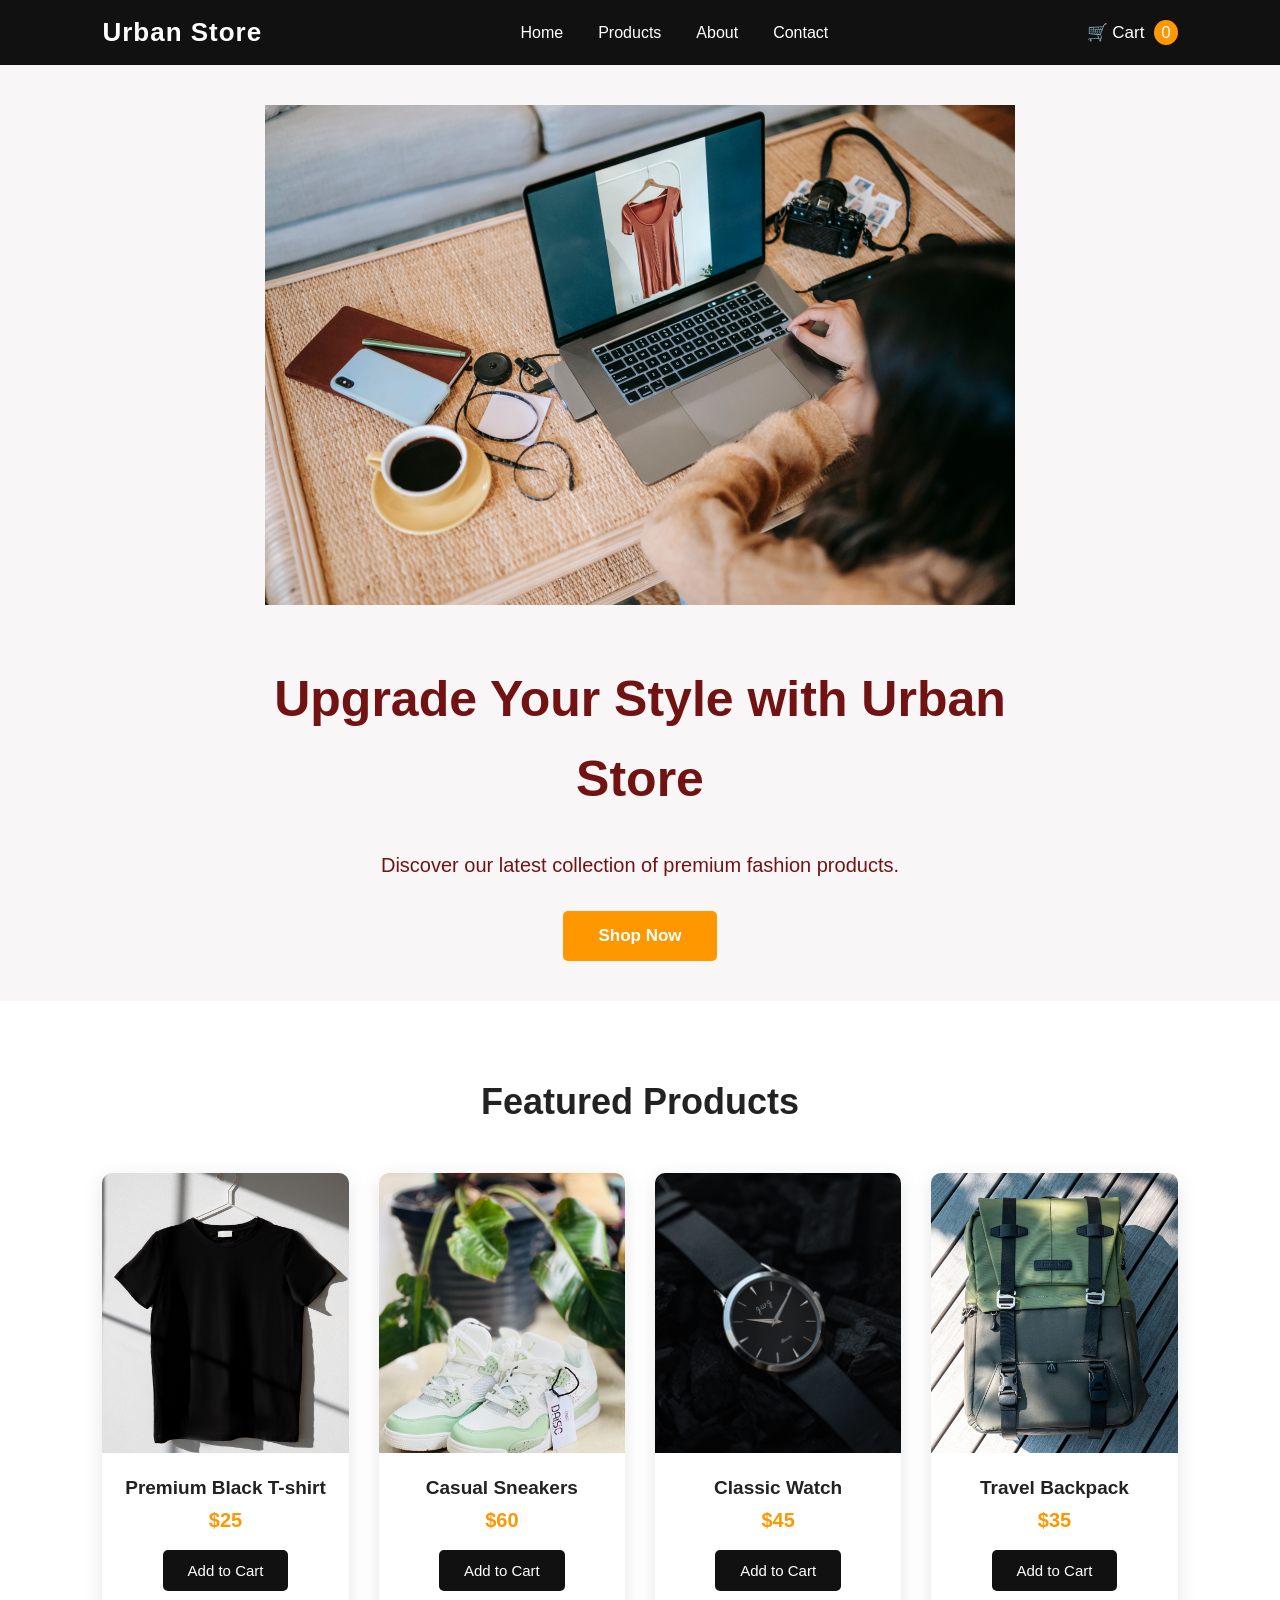
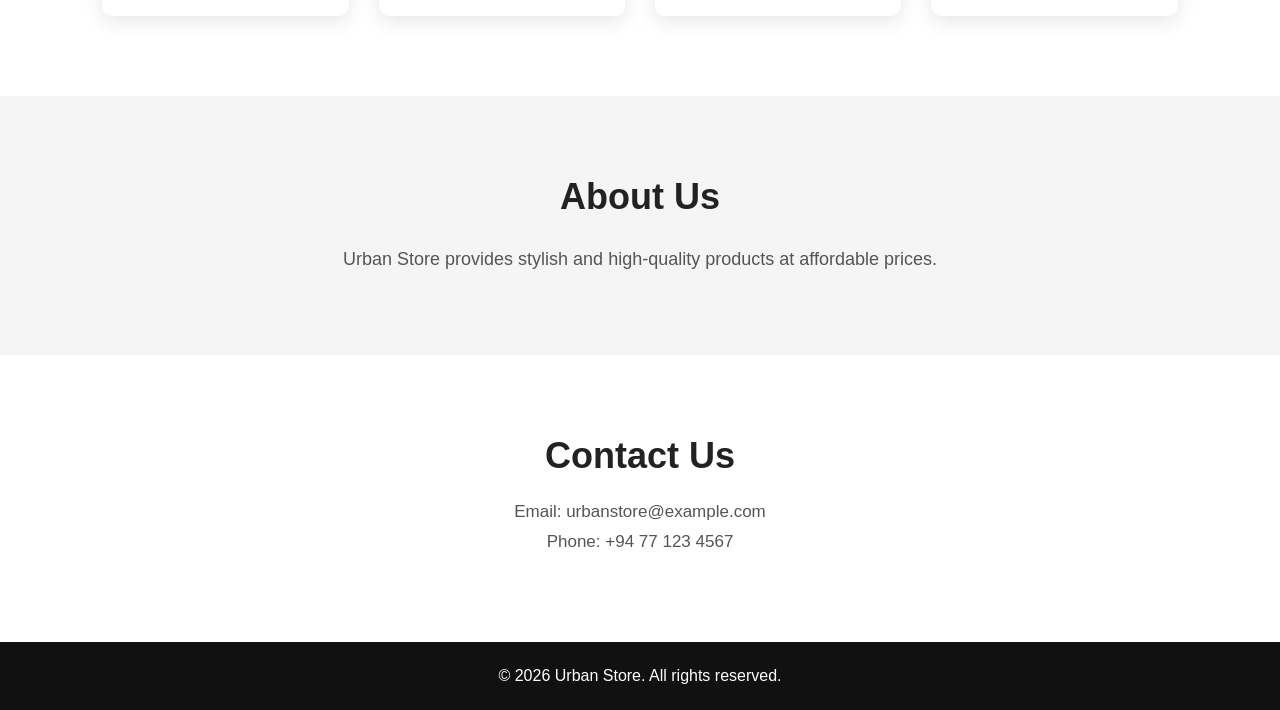
<file: index.html>
<!DOCTYPE html>
<html lang="en">

<head>
    <meta charset="UTF-8">
    <meta name="viewport" content="width=device-width, initial-scale=1.0">

    <title>Urban Store</title>

    <link rel="stylesheet" href="style.css">

</head>

<body>

    <header>

        <div class="logo">
            Urban Store
        </div>

        <nav>
            <a href="#home">Home</a>
            <a href="#products">Products</a>
            <a href="#about">About</a>
            <a href="#contact">Contact</a>
        </nav>

        <a href="cart.html" class="cart-link">
            <div class="cart">
                🛒 Cart
                <span id="cart-count">0</span>
            </div>
        </a>

    </header>

    <section id="home" class="hero">

        <div class="hero-content">

            <img src="images/hero.jpg" alt="Fashion">

            <h1>
                Upgrade Your Style with Urban Store
            </h1>

            <p>
                Discover our latest collection of premium fashion products.
            </p>

            <button id="shop-now">
                Shop Now
            </button>

        </div>

    </section>

    <section id="products" class="products">

        <h2>
            Featured Products
        </h2>

        <div class="product-container">
            
            <!-- Product 1 -->

            <div class="product-card">

                <img src="images/tshirt.jpg" alt="Black T shirt">

                <h3>
                    Premium Black T-shirt
                </h3>

                <p class="price">
                    $25
                </p>

                <button class="add-cart">
                    Add to Cart
                </button>

            </div>

            <div class="product-card">

                <img src="images/shoes.jpg" alt="Sneakers">

                <h3>
                    Casual Sneakers
                </h3>

                <p class="price">
                    $60
                </p>

                <button class="add-cart">
                    Add to Cart
                </button>

            </div>

            <div class="product-card">

                <img src="images/watch.jpg" alt="watch">

                <h3>
                    Classic Watch
                </h3>

                <p class="price">
                    $45
                </p>

                <button class="add-cart">
                    Add to Cart
                </button>

            </div>

            <div class="product-card">

                <img src="images/bag.jpg" alt="Bag">

                <h3>
                    Travel Backpack
                </h3>

                <p class="price">
                    $35
                </p>

                <button class="add-cart">
                    Add to Cart
                </button>

            </div>

        </div>

    </section>

    <section id="about" class="about">

        <h2>
            About Us
        </h2>

        <p>
            Urban Store provides stylish and high-quality products
            at affordable prices.
        </p>

    </section>

    <section id="contact" class="contact">

        <h2>
            Contact Us
        </h2>

        <p>
            Email: urbanstore@example.com
        </p>

        <p>
            Phone: +94 77 123 4567
        </p>

    </section>

    <footer>

        <p>
            &copy; 2026 Urban Store. All rights reserved.
        </p>

    </footer>

    <script src="script.js"></script>

</body>

</html>
</file>
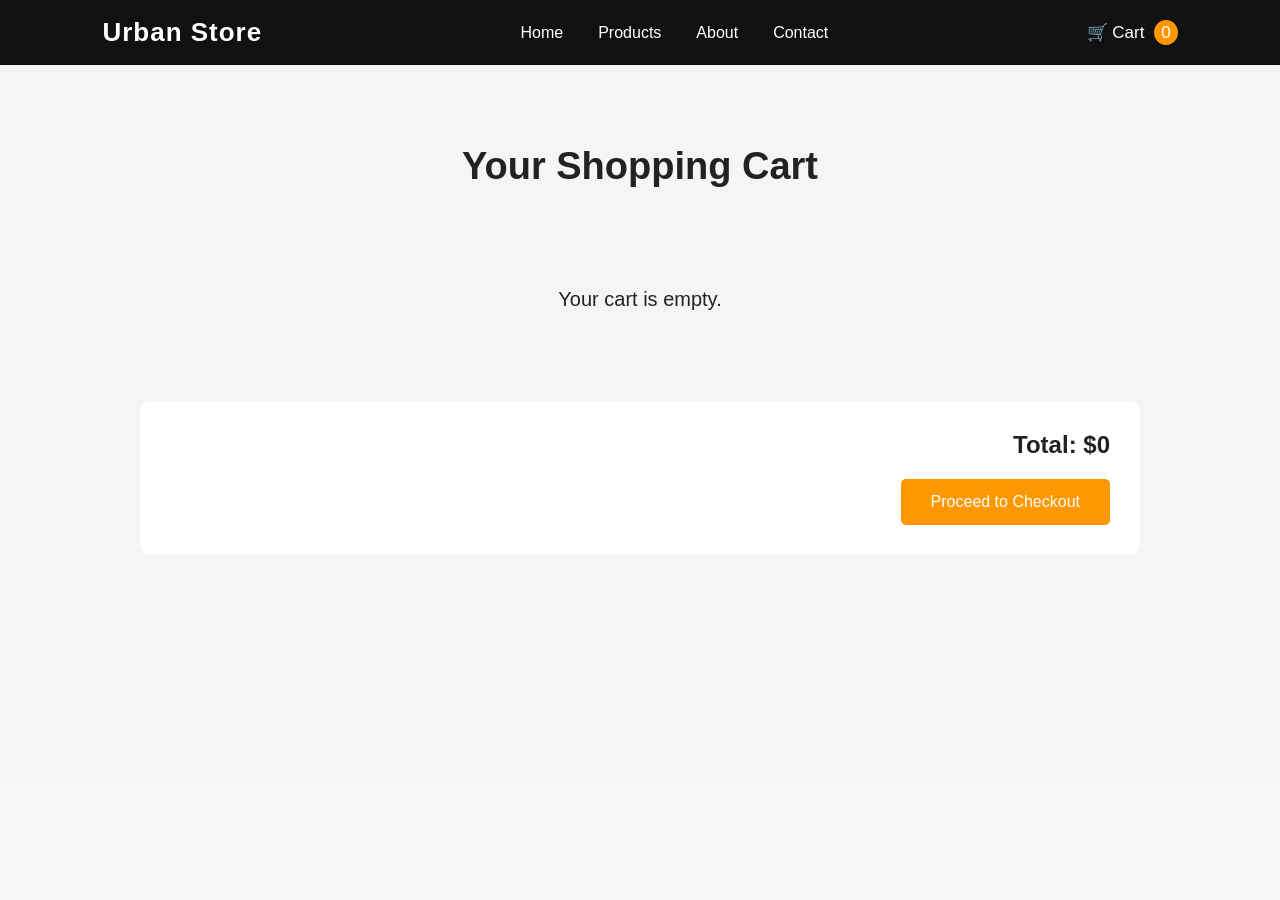
<file: cart.html>
<!DOCTYPE html>
<html lang="en">

<head>
    <meta charset="UTF-8">
    <meta name="viewport" content="width=device-width, initial-scale=1.0">
    <title>Shopping Cart - Urban Store</title>

    <link rel="stylesheet" href="style.css">
</head>

<body>

    <header>

        <div class="logo">
            Urban Store
        </div>

        <nav>
            <a href="index.html">Home</a>
            <a href="index.html#products">Products</a>
            <a href="index.html#about">About</a>
            <a href="index.html#contact">Contact</a>
        </nav>

        <a href="cart.html" class="cart-link">

            <div class="cart">
                🛒 Cart
                <span id="cart-count">0</span>
            </div>
            
        </a>

    </header>

    <section class="cart-page">

        <h1>Your Shopping Cart</h1>

        <div id="cart-items"></div>

        <div class="cart-summary">

            <h2>
                Total: $<span id="cart-total">0</span>
            </h2>

            <button id="checkout-btn">
                Proceed to Checkout
            </button>

        </div>

    </section>

    <script src="cart.js"></script>

</body>

</html>
</file>
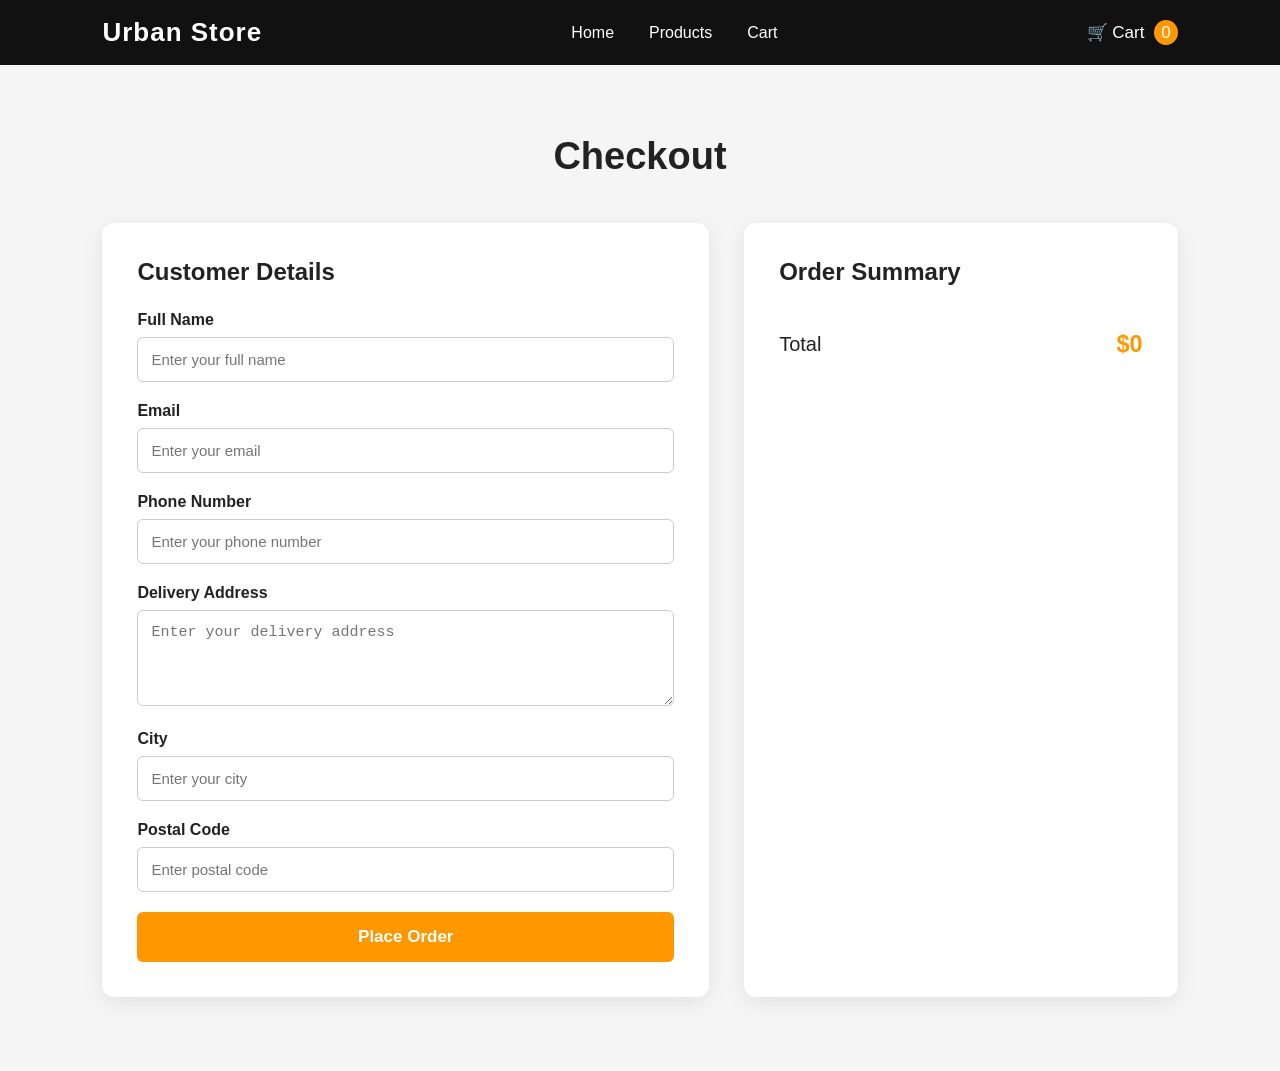
<file: checkout.html>
<!DOCTYPE html>
<html lang="en">

<head>
    <meta charset="UTF-8">
    <meta name="viewport" content="width=device-width, initial-scale=1.0">

    <title>Checkout - Urban Store</title>

    <link rel="stylesheet" href="style.css">
</head>

<body>

    <header>

        <div class="logo">
            Urban Store
        </div>

        <nav>
            <a href="index.html">Home</a>
            <a href="index.html#products">Products</a>
            <a href="cart.html">Cart</a>
        </nav>

        <a href="cart.html" class="cart-link">
            <div class="cart">
                🛒 Cart
                <span id="cart-count">0</span>
            </div>

        </a>

    </header>

    <main class="checkout-page">

        <h1>Checkout</h1>

        <div class="checkout-container">

            <div class="checkout-form">

                <h2>Customer Details</h2>

                <form id="checkout-form">

                    <div class="form-group">
                        <label for="name">Full Name</label>

                        <input
                            type="text"
                            id="name"
                            placeholder="Enter your full name"
                            required
                        >
                    </div>

                    <div class="form-group">
                        <label for="email">Email</label>

                        <input
                            type="email"
                            id="email"
                            placeholder="Enter your email"
                            required
                        >
                    </div>

                    <div class="form-group">
                        <label for="phone">Phone Number</label>

                        <input
                            type="tel"
                            id="phone"
                            placeholder="Enter your phone number"
                            required
                        >
                    </div>

                    <div class="form-group">
                        <label for="address">Delivery Address</label>

                        <textarea
                            id="address"
                            rows="4"
                            placeholder="Enter your delivery address"
                            required
                        ></textarea>
                    </div>

                    <div class="form-group">
                        <label for="city">City</label>

                        <input
                            type="text"
                            id="city"
                            placeholder="Enter your city"
                            required
                        >
                    </div>

                    <div class="form-group">
                        <label for="postal-code">Postal Code</label>

                        <input
                            type="text"
                            id="postal-code"
                            placeholder="Enter postal code"
                            required
                        >
                    </div>

                    <button
                        type="submit"
                        id="place-order-btn"
                    >
                        Place Order
                    </button>

                </form>

            </div>

            <div class="order-summary">

                <h2>Order Summary</h2>

                <div id="checkout-items"></div>

                <div class="summary-total">

                    <p>
                        Total
                    </p>

                    <h3>
                        $<span id="checkout-total">0</span>
                    </h3>

                </div>

            </div>

        </div>

    </main>

    <script src="checkout.js"></script>

</body>

</html>
</file>
<file: style.css>
* {
    margin: 0;
    padding: 0;
    box-sizing: border-box;
}

html {
    scroll-behavior: smooth;
}

body {
    font-family: Arial, sans-serif;
    background-color: #f9f6f8;
    color: #222;
}

header {
    width: 100%;
    height: 65px;

    display: flex;
    justify-content: space-between;
    align-items: center;

    padding: 0 8%;

    background-color: #111;
    color: white;

    position: sticky;
    top: 0;
    z-index: 1000;
}

.logo {
    font-size: 26px;
    font-weight: bold;
    letter-spacing: 1px;
}

nav {
    display: flex;
    gap: 35px;
}

nav a {
    text-decoration: none;
    color: white;
    font-size: 16px;
    transition: 0.3s;
}

nav a:hover {
    color: #ff9800;
}

.cart {
    cursor: pointer;
    font-size: 17px;
}

#cart-count {
    background-color: #ff9800;
    color: white;

    padding: 3px 7px;
    border-radius: 50%;

    margin-left: 5px;
}

.hero {
    min-height: 600px;

    display: flex;
    justify-content: center;
    align-items: center;

    text-align: center;

    background:
        linear-gradient (
            rgba(0, 0, 0, 0.55),
            rgba(0, 0, 0, 0.55)
        ),
        url("images/hero.jpg");

    background-size: cover;
    background-position: center;

    color: rgb(114, 19, 19);

    padding: 40px 20px;
}

.hero-content {
    max-width: 750px;
}

.hero h1 {
    font-size: 50px;
    line-height: 1.6;
    margin-bottom: 30px;
}

.hero p {
    font-size: 20px;
    line-height: 1.6;
    margin-bottom: 30px;
}

.hero img {
    width: 100%;
    height: auto;
    margin-bottom: 50px;
}

#shop-now {
    border: none;

    background-color: #ff9800;
    color: white;

    padding: 15px 35px;

    font-size: 17px;
    font-weight: bold;

    border-radius: 5px;

    cursor: pointer;

    transition: 0.3s;
}

#shop-now:hover {
    background-color: #e68900;
    transform: translateY(-3px);
}

.products {
    padding: 80px 8%;
    background-color: white;
}

.products h2 {
    text-align: center;
    font-size: 36px;
    margin-bottom: 50px;
}

.product-container {
    display: grid;

    grid-template-columns: repeat(4, 1fr);

    gap: 30px;
}

.product-card {
    background-color: white;

    border-radius: 10px;

    overflow: hidden;

    text-align: center;

    padding-bottom: 25px;
    
    box-shadow: 0 5px 20px rgba(0, 0, 0, 0.1);

    transition: 0.3s;
}

.product-card:hover {
    transform: translateY(-8px);

    box-shadow: 0 10px 30px rgba(0, 0, 0, 0.15);
}

.product-card img {
    width: 100%;
    height: 280px;

    object-fit: cover;

    margin-bottom: 20px;
}

.product-card h3 {
    font-size: 19px;

    margin-bottom: 10px;

    padding: 0 10px;
}

.price {
    font-size: 20px;
    font-weight: bold;

    color: #ff9800;

    margin-bottom: 18px;
}

.add-cart {
    background-color: #111;
    color: white;

    border: none;

    padding: 12px 25px;

    border-radius: 5px;

    cursor: pointer;

    font-size: 15px;

    transition: 0.3s;
}

.add-cart:hover {
    background-color: #ff9800;
}

.about {
    padding: 80px 15%;

    text-align: center;

    background-color: #f5f5f5;
}

.about h2 {
    font-size: 36px;

    margin-bottom: 25px;
}

.about p {
    font-size: 18px;

    line-height: 1.8;

    color: #555;
}

.contact {
    padding: 80px 15%;

    text-align: center;

    background-color: white;
}

.contact h2 {
    font-size: 36px;

    margin-bottom: 25px;
}

.contact p {
    margin: 10px 0;

    font-size: 17px;

    color: #555;
}

footer {
    background-color: #111;

    color: white;

    text-align: center;

    padding: 25px;
}

@media (max-width: 1000px) {

    .product-container {
        grid-template-columns: repeat(2, 1fr);
    }

    .hero h1 {
        font-size: 45px;
    }
}

@media (max-width: 700px) {
    header {
        height: auto;

        padding: 20px;

        flex-direction: column;

        gap: 18px;
    }

    nav {
        gap: 15px;
        flex-wrap: wrap;
        justify-content: center;
    }

    .hero {
        min-height: 500px;
    }

    .hero h1 {
        font-size: 38px;
    }

    .hero p {
        font-size: 17px;
    }

    .product-container {
        grid-template-columns: 1fr;
    }

    .products {
        padding: 60px 8%;
    }

    .about,
    .contact {
        padding: 60px 8%;
    }
}

.cart-link {
    color: white;
    text-decoration: none;
}

.cart-page {
    min-height: 80vh;

    padding: 80px 8%;

    background-color: #f5f5f5;
}

.cart-page h1 {
    text-align: center;

    font-size: 38px;

    margin-bottom: 50px;
}

.cart-item {
    max-width: 1000px;

    margin: 0 auto 20px;

    background-color: white;

    padding: 20px;

    border-radius: 10px;

    display: flex;

    align-items: center;

    gap: 25px;

    box-shadow: 0 4px 15px rgba(0, 0, 0, 0.08);
}

.cart-item img {
    width: 120px;
    height: 120px;

    object-fit: cover;

    border-radius: 8px;
}

.cart-item-info {
    flex: 1;
}

.cart-item-info h3 {
    margin-bottom: 10px;
}

.cart-item-info p {
    color: #555;

    margin-bottom: 15px;
}

.quantity-controls {
    display: flex;

    align-items: center;

    gap: 15px;
}

.quantity-controls button {
    width: 35px;
    height: 35px;

    border: none;

    background-color: #111;
    color: white;

    cursor: pointer;

    border-radius: 5px;

    font-size: 18px;
}

.quantity-controls button:hover {
    background-color: #ff9800;
}

.cart-item-right {
    text-align: right;
}

.item-total {
    font-size: 20px;

    font-weight: bold;

    margin-bottom: 15px;
}

.remove-btn {
    border: none;

    background-color: #d9534f;
    color: white;

    padding: 10px 16px;

    border-radius: 5px;

    cursor: pointer;
}

.cart-summary {
    max-width: 1000px;

    margin: 40px auto;

    text-align: right;

    background-color: white;

    padding: 30px;

    border-radius: 10px;
}

.cart-summary h2 {
    margin-bottom: 20px;
}

#checkout-btn {
    border: none;

    background-color: #ff9800;
    color: white;

    padding: 14px 30px;

    border-radius: 5px;

    font-size: 16px;

    cursor: pointer;
}

#checkout-btn:hover {
    background-color: #e68900;
}

.empty-cart {
    text-align: center;

    font-size: 20px;

    padding: 50px;
}

@media (max-width: 700px) {

    .cart-item {
        flex-direction: column;

        text-align: center;
    }

    .cart-item-right {
        text-align: center;
    }

    .cart-summary {
        text-align: center;
    }
}

.checkout-page {
    min-height: 100vh;
    padding: 70px 8%;
    background-color: #f5f5f5;
}

.checkout-page > h1 {
    text-align: center;
    font-size: 38px;
    margin-bottom: 45px;
}

.checkout-container {
    max-width: 1100px;
    margin: auto;

    display: grid;
    grid-template-columns: 1.4fr 1fr;

    gap: 35px;
}

.checkout-form,
.order-summary {
    background-color: white;

    padding: 35px;

    border-radius: 12px;

    box-shadow: 
        0 5px 20px rgba(0, 0, 0, 0.08);
}

.checkout-form h2,
.order-summary h2 {
    margin-bottom: 25px;
}

.form-group {
    margin-bottom: 20px;
}

.form-group label {
    display: block;

    margin-bottom: 8px;

    font-weight: bold;
}

.form-group input,
.form-group textarea {
    width: 100%;

    padding: 13px;

    border: 1px solid #ccc;

    border-radius: 6px;

    font-size: 15px;

    outline: none;
}

.form-group input:focus,
.form-group textarea:focus {
    border-color: #ff9800;
}

.form-group textarea {
    resize: vertical;
}

#place-order-btn {
    width: 100%;

    padding: 15px;

    border: none;

    border-radius: 6px;

    background-color: #ff9800;
    color: white;

    font-size: 17px;
    font-weight: bold;

    cursor: pointer;

    transition: 0.3s;
}

#place-order-btn:hover {
    background-color: #e68900;
}

.checkout-item {
    display: flex;

    justify-content: space-between;

    align-items: center;

    gap: 20px;

    padding: 18px 0;

    border-bottom: 1px solid #ddd;
}

.checkout-item h4 {
    margin-bottom: 6px;
}

.checkout-item p {
    color: #666;
}

.summary-total {
    display: flex;

    justify-content: space-between;

    align-items: center;

    margin-top: 25px;

    padding-top: 20px;

    font-size: 20px;
}

.summary-total h3 {
    color: #ff9800;
}

@media (max-width: 800px) {

    .checkout-container {
        grid-template-columns: 1fr;
    }

    .checkout-page {
        padding: 50px 5%;
    }

    .checkout-form,
    .order-summary {
        padding: 25px;
    }
}
</file>
